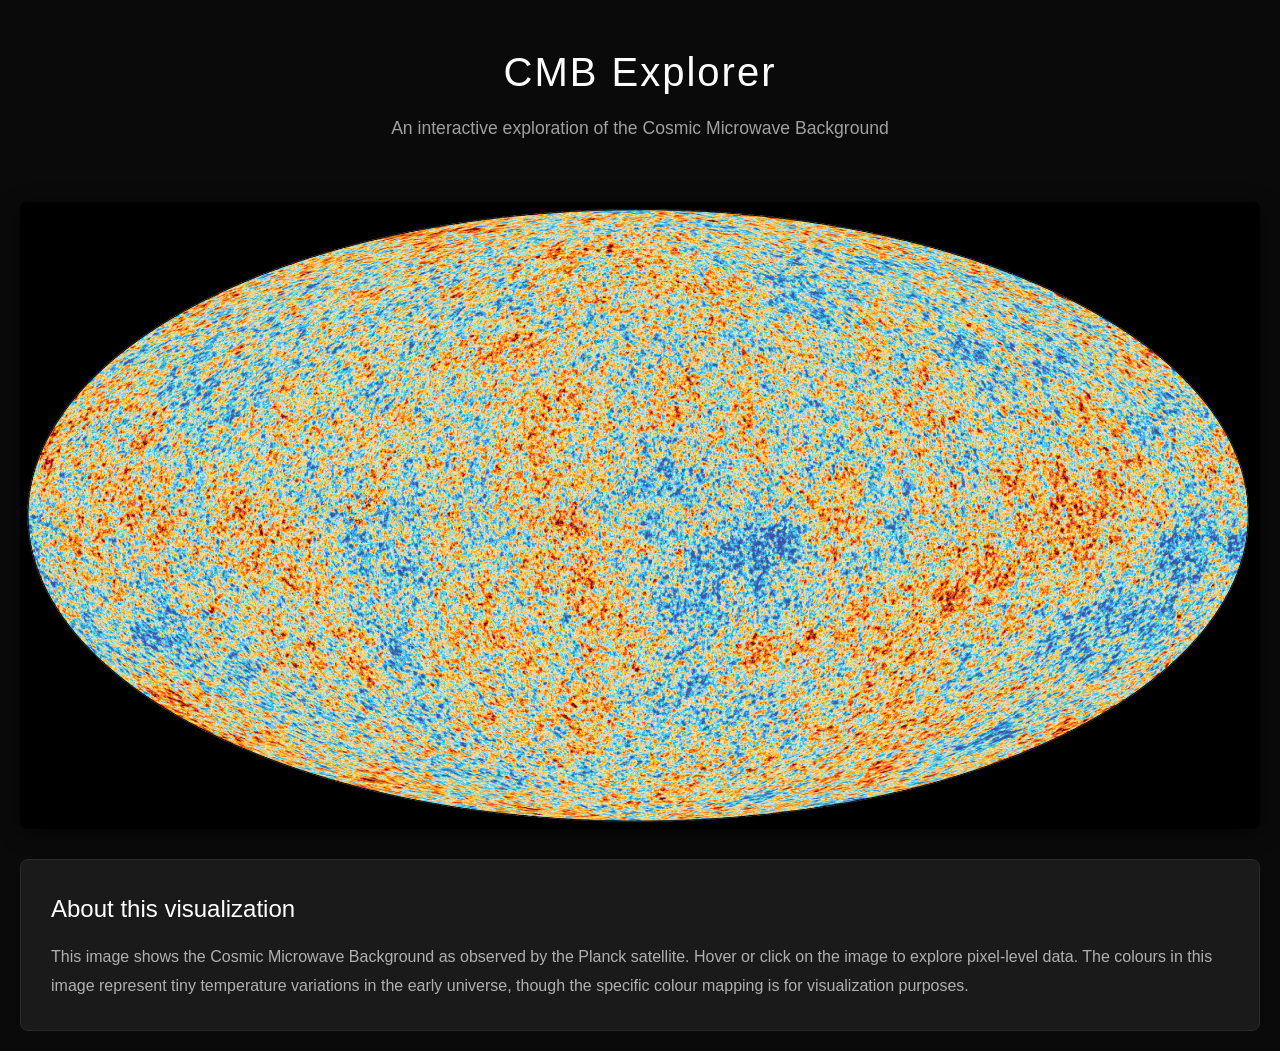
<file: index.html>
<!DOCTYPE html>
<html lang="en">
<head>
    <meta charset="UTF-8">
    <meta name="viewport" content="width=device-width, initial-scale=1.0">
    <title>CMB Explorer - Interactive Cosmic Microwave Background</title>
    <link rel="stylesheet" href="styles.css">
</head>
<body>
    <div class="container">
        <header>
            <h1>CMB Explorer</h1>
            <p class="subtitle">An interactive exploration of the Cosmic Microwave Background</p>
        </header>
        
        <main>
            <div class="image-wrapper">
                <img 
                    id="cmb-image" 
                    src="public/images/cmb-planck.jpg" 
                    alt="Cosmic Microwave Background - Full Sky Map"
                    crossorigin="anonymous"
                />
                <canvas id="pixel-canvas" style="display: none;"></canvas>
                <div id="tooltip" class="tooltip">
                    <div class="tooltip-content">
                        <div class="tooltip-row">
                            <span class="label">Pixel coordinates:</span>
                            <span id="pixel-coords" class="value">—</span>
                        </div>
                        <div class="tooltip-row">
                            <span class="label">Normalised coords:</span>
                            <span id="norm-coords" class="value">—</span>
                        </div>
                        <div class="tooltip-row">
                            <span class="label">RGB value:</span>
                            <span id="rgb-value" class="value">—</span>
                        </div>
                        <div class="tooltip-note">
                            Colour represents relative temperature fluctuation (visualised, not absolute).
                        </div>
                    </div>
                </div>
            </div>
            
            <div class="info-section">
                <h2>About this visualization</h2>
                <p>
                    This image shows the Cosmic Microwave Background as observed by the Planck satellite. 
                    Hover or click on the image to explore pixel-level data. The colours in this image 
                    represent tiny temperature variations in the early universe, though the specific 
                    colour mapping is for visualization purposes.
                </p>
            </div>
        </main>
    </div>
    
    <script src="script.js"></script>
</body>
</html>
</file>
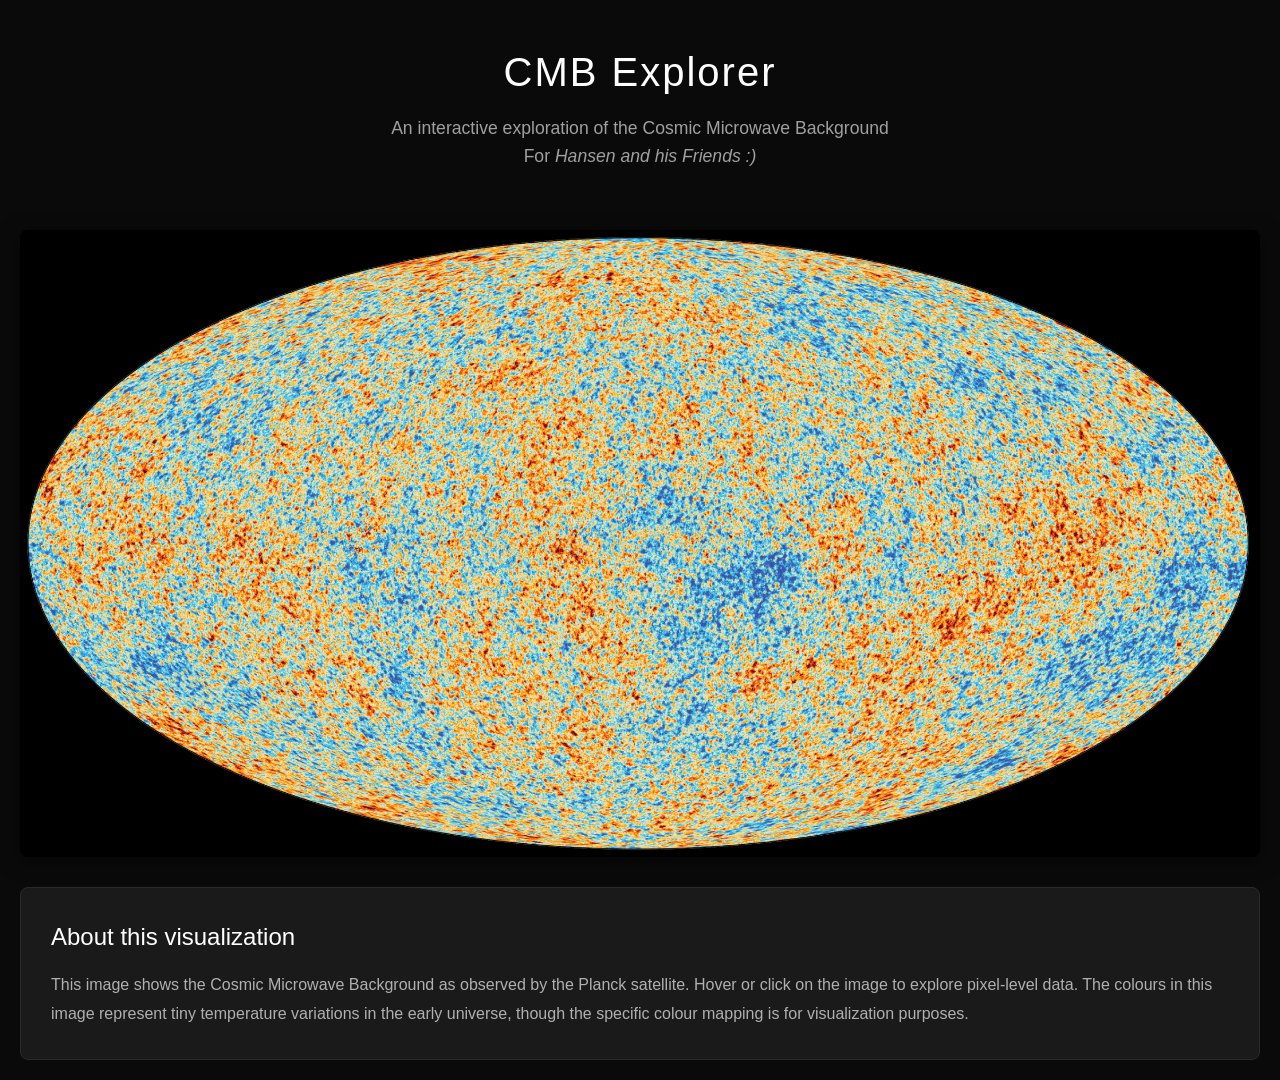
<file: public/index.html>
<!DOCTYPE html>
<html lang="en">
<head>
    <meta charset="UTF-8">
    <meta name="viewport" content="width=device-width, initial-scale=1.0">
    <title>CMB Explorer - Interactive Cosmic Microwave Background</title>
    <link rel="stylesheet" href="styles.css">
</head>
<body>
    <div class="container">
        <header>
            <h1>CMB Explorer</h1>
            <p class="subtitle">An interactive exploration of the Cosmic Microwave Background<br>
            For <i>Hansen and his Friends :)</i></p>
        </header>
        
        <main>
            <div class="image-wrapper">
                <img 
                    id="cmb-image" 
                    src="images/cmb-planck.jpg" 
                    alt="Cosmic Microwave Background - Full Sky Map"
                    crossorigin="anonymous"
                />
                <canvas id="pixel-canvas" style="display: none;"></canvas>
                <div id="tooltip" class="tooltip">
                    <div class="tooltip-content">
                        <div class="tooltip-row">
                            <span class="label">Pixel coordinates:</span>
                            <span id="pixel-coords" class="value">—</span>
                        </div>
                        <div class="tooltip-row">
                            <span class="label">Normalised coords:</span>
                            <span id="norm-coords" class="value">—</span>
                        </div>
                        <div class="tooltip-row">
                            <span class="label">RGB value:</span>
                            <span id="rgb-value" class="value">—</span>
                        </div>
                        <div class="tooltip-note">
                            Colour represents relative temperature fluctuation (visualised, not absolute).
                        </div>
                    </div>
                </div>
            </div>
            
            <div class="info-section">
                <h2>About this visualization</h2>
                <p>
                    This image shows the Cosmic Microwave Background as observed by the Planck satellite. 
                    Hover or click on the image to explore pixel-level data. The colours in this image 
                    represent tiny temperature variations in the early universe, though the specific 
                    colour mapping is for visualization purposes.
                </p>
            </div>
        </main>
    </div>
    
    <script src="script.js"></script>
</body>
</html>
</file>
<file: styles.css>
* {
    margin: 0;
    padding: 0;
    box-sizing: border-box;
}

body {
    font-family: 'Segoe UI', Tahoma, Geneva, Verdana, sans-serif;
    background-color: #0a0a0a;
    color: #e0e0e0;
    line-height: 1.6;
}

.container {
    max-width: 1400px;
    margin: 0 auto;
    padding: 20px;
}

header {
    text-align: center;
    margin-bottom: 40px;
    padding: 20px 0;
}

h1 {
    font-size: 2.5rem;
    font-weight: 300;
    letter-spacing: 2px;
    color: #ffffff;
    margin-bottom: 10px;
}

.subtitle {
    font-size: 1.1rem;
    color: #a0a0a0;
    font-weight: 300;
}

main {
    display: flex;
    flex-direction: column;
    gap: 30px;
}

.image-wrapper {
    position: relative;
    display: flex;
    justify-content: center;
    align-items: center;
    background-color: #000000;
    border-radius: 8px;
    overflow: hidden;
    box-shadow: 0 4px 20px rgba(0, 0, 0, 0.5);
}

#cmb-image {
    max-width: 100%;
    height: auto;
    display: block;
    cursor: crosshair;
}

.tooltip {
    position: absolute;
    background-color: rgba(20, 20, 20, 0.95);
    border: 1px solid #444;
    border-radius: 6px;
    padding: 12px 16px;
    pointer-events: none;
    opacity: 0;
    transition: opacity 0.2s ease;
    z-index: 1000;
    min-width: 280px;
    box-shadow: 0 4px 12px rgba(0, 0, 0, 0.7);
}

.tooltip.visible {
    opacity: 1;
}

.tooltip-content {
    display: flex;
    flex-direction: column;
    gap: 8px;
}

.tooltip-row {
    display: flex;
    justify-content: space-between;
    align-items: center;
    gap: 12px;
    font-size: 0.9rem;
}

.tooltip-row .label {
    color: #a0a0a0;
    font-weight: 500;
}

.tooltip-row .value {
    color: #ffffff;
    font-family: 'Courier New', monospace;
    font-size: 0.85rem;
}

.tooltip-note {
    margin-top: 8px;
    padding-top: 8px;
    border-top: 1px solid #333;
    font-size: 0.75rem;
    color: #888;
    font-style: italic;
    line-height: 1.4;
}

.info-section {
    background-color: #1a1a1a;
    padding: 30px;
    border-radius: 8px;
    border: 1px solid #2a2a2a;
}

.info-section h2 {
    font-size: 1.5rem;
    font-weight: 400;
    margin-bottom: 15px;
    color: #ffffff;
}

.info-section p {
    color: #b0b0b0;
    line-height: 1.8;
    font-size: 1rem;
}

/* Responsive design */
@media (max-width: 768px) {
    h1 {
        font-size: 2rem;
    }
    
    .subtitle {
        font-size: 1rem;
    }
    
    .tooltip {
        min-width: 240px;
        padding: 10px 12px;
    }
    
    .info-section {
        padding: 20px;
    }
}
</file>
<file: public/styles.css>
* {
    margin: 0;
    padding: 0;
    box-sizing: border-box;
}

body {
    font-family: 'Segoe UI', Tahoma, Geneva, Verdana, sans-serif;
    background-color: #0a0a0a;
    color: #e0e0e0;
    line-height: 1.6;
}

.container {
    max-width: 1400px;
    margin: 0 auto;
    padding: 20px;
}

header {
    text-align: center;
    margin-bottom: 40px;
    padding: 20px 0;
}

h1 {
    font-size: 2.5rem;
    font-weight: 300;
    letter-spacing: 2px;
    color: #ffffff;
    margin-bottom: 10px;
}

.subtitle {
    font-size: 1.1rem;
    color: #a0a0a0;
    font-weight: 300;
}

main {
    display: flex;
    flex-direction: column;
    gap: 30px;
}

.image-wrapper {
    position: relative;
    display: flex;
    justify-content: center;
    align-items: center;
    background-color: #000000;
    border-radius: 8px;
    overflow: hidden;
    box-shadow: 0 4px 20px rgba(0, 0, 0, 0.5);
}

#cmb-image {
    max-width: 100%;
    height: auto;
    display: block;
    cursor: crosshair;
}

.tooltip {
    position: absolute;
    background-color: rgba(20, 20, 20, 0.95);
    border: 1px solid #444;
    border-radius: 6px;
    padding: 12px 16px;
    pointer-events: none;
    opacity: 0;
    transition: opacity 0.2s ease;
    z-index: 1000;
    min-width: 280px;
    box-shadow: 0 4px 12px rgba(0, 0, 0, 0.7);
}

.tooltip.visible {
    opacity: 1;
}

.tooltip-content {
    display: flex;
    flex-direction: column;
    gap: 8px;
}

.tooltip-row {
    display: flex;
    justify-content: space-between;
    align-items: center;
    gap: 12px;
    font-size: 0.9rem;
}

.tooltip-row .label {
    color: #a0a0a0;
    font-weight: 500;
}

.tooltip-row .value {
    color: #ffffff;
    font-family: 'Courier New', monospace;
    font-size: 0.85rem;
}

.tooltip-note {
    margin-top: 8px;
    padding-top: 8px;
    border-top: 1px solid #333;
    font-size: 0.75rem;
    color: #888;
    font-style: italic;
    line-height: 1.4;
}

.info-section {
    background-color: #1a1a1a;
    padding: 30px;
    border-radius: 8px;
    border: 1px solid #2a2a2a;
}

.info-section h2 {
    font-size: 1.5rem;
    font-weight: 400;
    margin-bottom: 15px;
    color: #ffffff;
}

.info-section p {
    color: #b0b0b0;
    line-height: 1.8;
    font-size: 1rem;
}

/* Responsive design */
@media (max-width: 768px) {
    h1 {
        font-size: 2rem;
    }
    
    .subtitle {
        font-size: 1rem;
    }
    
    .tooltip {
        min-width: 240px;
        padding: 10px 12px;
    }
    
    .info-section {
        padding: 20px;
    }
}
</file>
